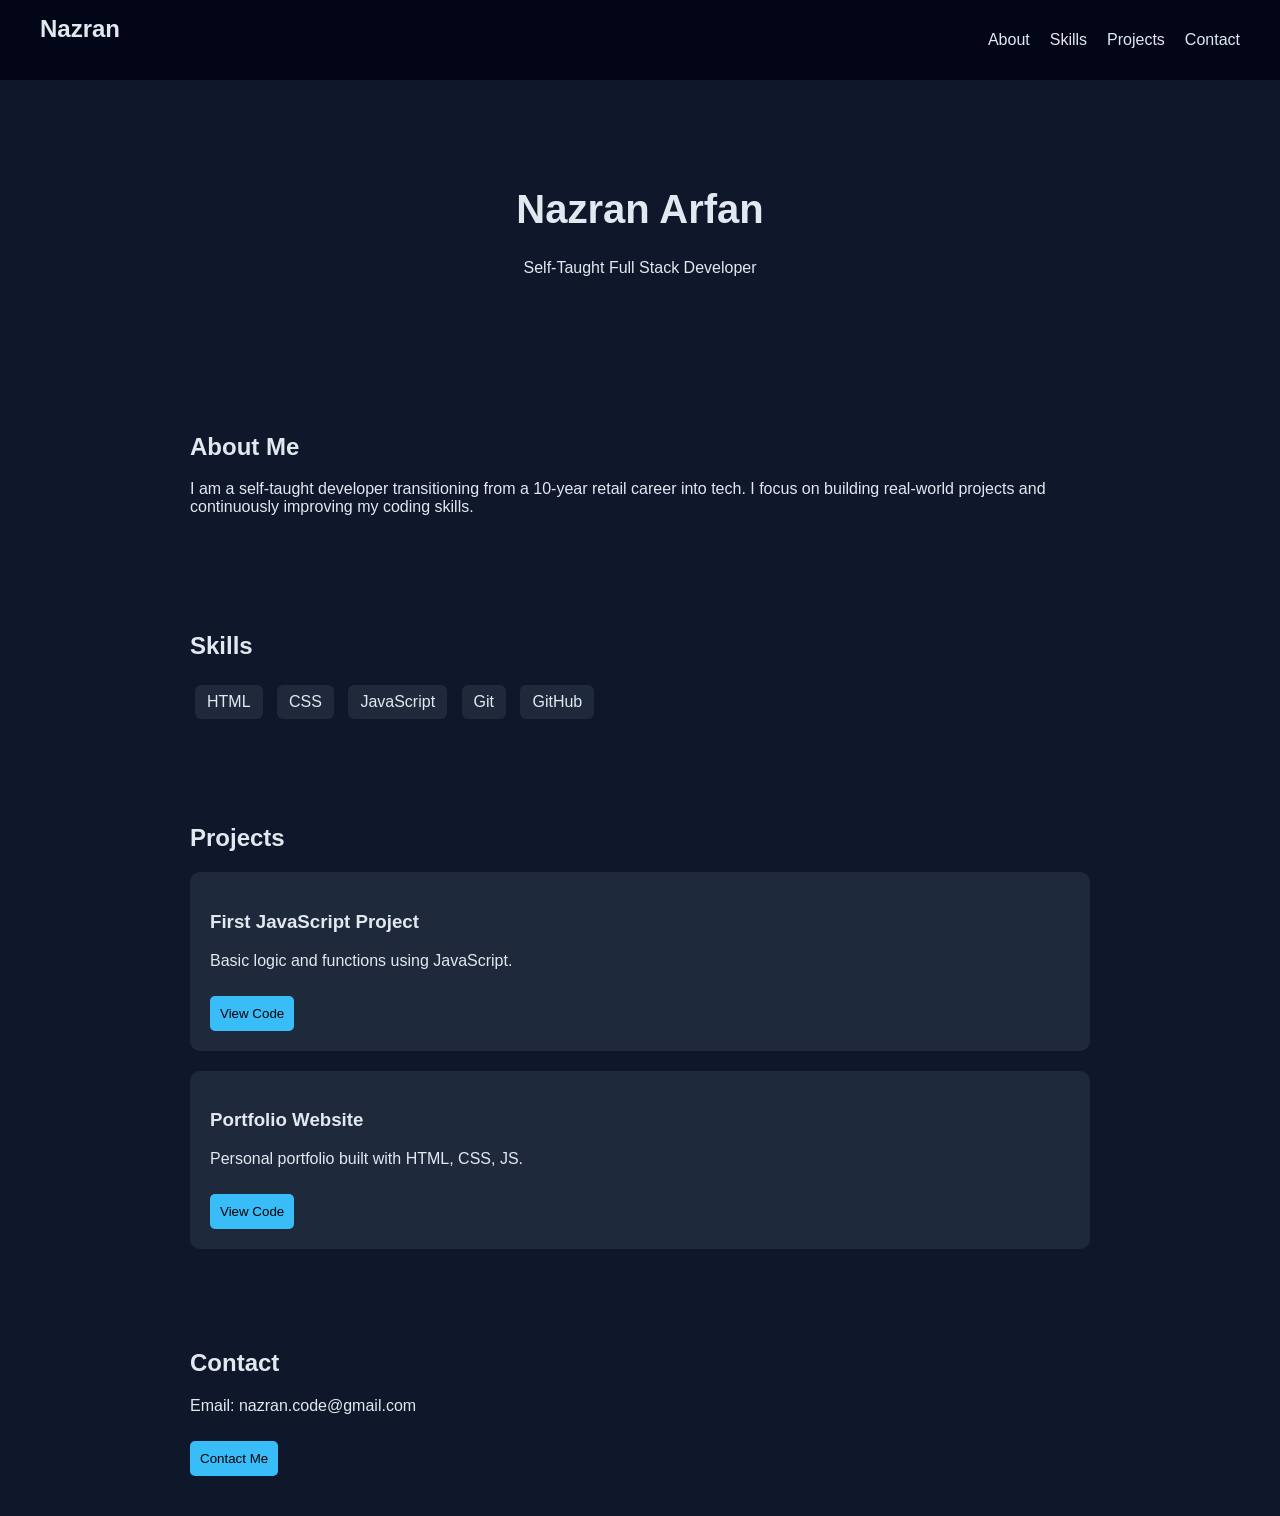
<file: index.html>
<!DOCTYPE html>
<html lang="en">
<head>
    <meta charset="UTF-8">
    <meta name="viewport" content="width=device-width, initial-scale=1.0">
    <title>Nazran Arfan Portfolio</title>
    <link rel="stylesheet" href="style.css">
</head>
<body>

    <nav>
        <h2 class="logo">Nazran</h2>
        <ul>
            <li><a href="#about">About</a></li>
            <li><a href="#skills">Skills</a></li>
            <li><a href="#projects">Projects</a></li>
            <li><a href="#contact">Contact</a></li>
        </ul>
    </nav>

    <header>
        <h1>Nazran Arfan</h1>
        <p>Self-Taught Full Stack Developer</p>
    </header>

    <section id="about">
        <h2>About Me</h2>
        <p>
            I am a self-taught developer transitioning from a 10-year retail career into tech.
            I focus on building real-world projects and continuously improving my coding skills.
        </p>
    </section>

    <section id="skills">
        <h2>Skills</h2>
        <div class="skills">
            <span>HTML</span>
            <span>CSS</span>
            <span>JavaScript</span>
            <span>Git</span>
            <span>GitHub</span>
        </div>
    </section>

    <section id="projects">
        <h2>Projects</h2>

        <div class="project-card">
            <h3>First JavaScript Project</h3>
            <p>Basic logic and functions using JavaScript.</p>
            <button onclick="openProject()">View Code</button>
        </div>

        <div class="project-card">
            <h3>Portfolio Website</h3>
            <p>Personal portfolio built with HTML, CSS, JS.</p>
            <button onclick="openProject()">View Code</button>
        </div>
    </section>

    <section id="contact">
        <h2>Contact</h2>
        <p>Email: nazran.code@gmail.com</p>
        <button onclick="contactMe()">Contact Me</button>
    </section>

    <script src="script.js"></script>

</body>
</html>
</file>
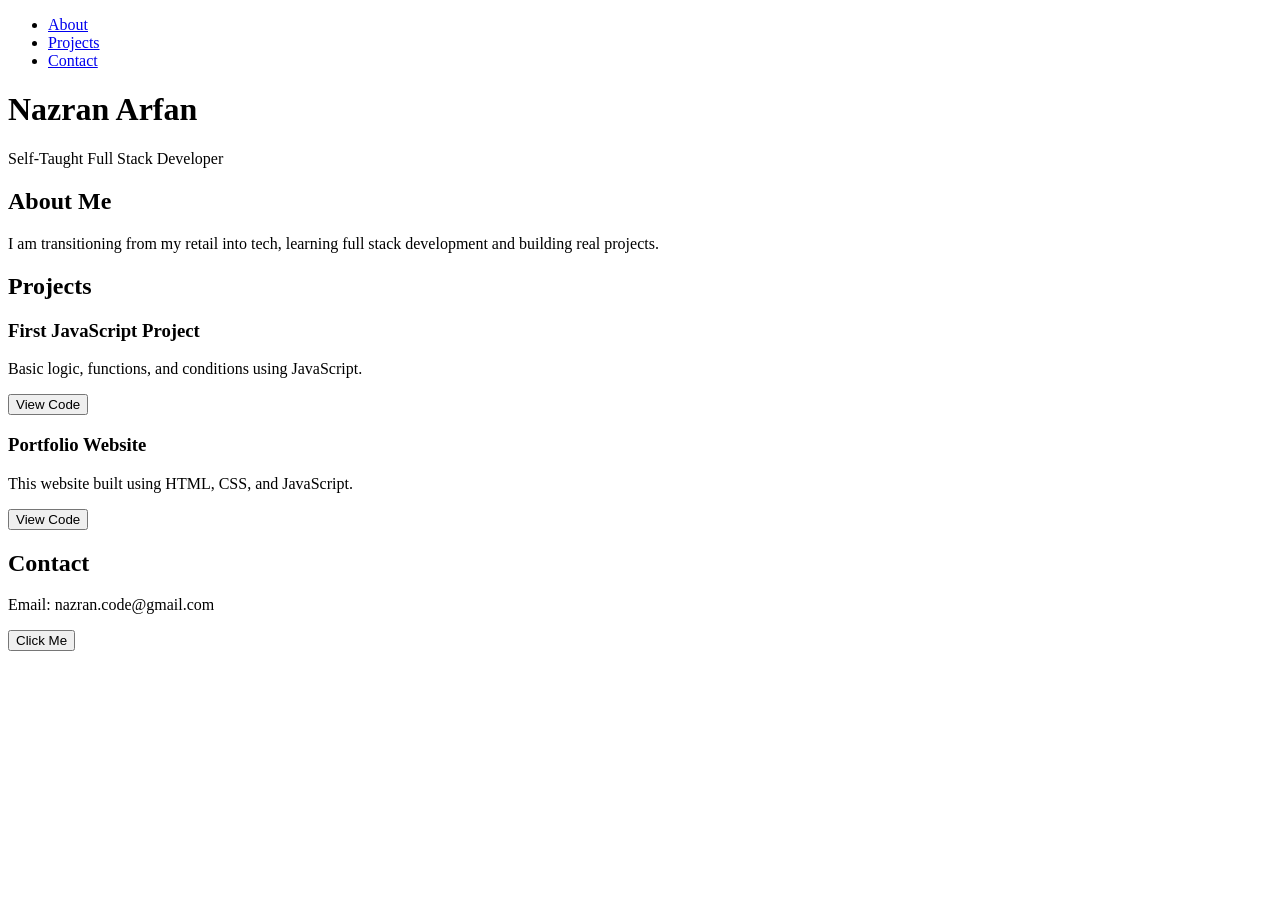
<file: home.html>
<!DOCTYPE html>
<html lang="en">
<head>
    <meta charset="UTF-8">
    <meta name="viewport" content="width=device-width, initial-scale=1.0">
    <title>Nazran Arfan Portfolio</title>
</head>
<body>

    <nav>
        <ul>
            <li><a href="#about">About</a></li>
            <li><a href="#projects">Projects</a></li>
            <li><a href="#contact">Contact</a></li>
        </ul>
    </nav>

    <header>
        <h1>Nazran Arfan</h1>
         <p>Self-Taught Full Stack Developer</p>
    </header>

    <section id="about">
        <h2>About Me</h2>
        <p>I am transitioning from my retail into tech, learning full stack development and building real projects.</p>
    </section>

    <section id="projects">
        <h2>Projects</h2>

        <div class="project-card">
            <h3>First JavaScript Project</h3>
            <p>Basic logic, functions, and conditions using JavaScript.</p>
            <button onclick="viewCode()">View Code</button>
        </div>

        <div class="project-card">
            <h3>Portfolio Website</h3>
            <p>This website built using HTML, CSS, and JavaScript.</p>
            <button onclick="viewCode()">View Code</button>
        </div>
    </section>

    <section id="contact">
        <h2>Contact</h2>
        <p>Email: nazran.code@gmail.com</p>
    </section>
    
    <button onclick="showMessage()">Click Me</button>

    <script src="script.js"></script>

</body>
</html>
</file>
<file: style.css>
body {
  font-family: Arial;
  margin: 0;
  background: #0f172a;
  color: #e2e8f0;
}

/* NAV */
nav {
  display: flex;
  justify-content: space-between;
  padding: 15px 40px;
  background: #020617;
}

.logo {
  margin: 0;
}

nav ul {
  list-style: none;
  display: flex;
}

nav ul li {
  margin-left: 20px;
}

nav ul li a {
  color: #e2e8f0;
  text-decoration: none;
}

/* HEADER */
header {
  text-align: center;
  padding: 80px 20px;
}

header h1 {
  font-size: 40px;
}

/* SECTION */
section {
  padding: 40px 20px;
  max-width: 900px;
  margin: auto;
}

/* SKILLS */
.skills span {
  background: #1e293b;
  padding: 8px 12px;
  margin: 5px;
  display: inline-block;
  border-radius: 6px;
}

/* PROJECT */
.project-card {
  background: #1e293b;
  padding: 20px;
  margin-top: 20px;
  border-radius: 10px;
  transition: 0.2s;
}

.project-card:hover {
  transform: translateY(-5px);
}

/* BUTTON */
button {
  margin-top: 10px;
  padding: 10px;
  background: #38bdf8;
  border: none;
  color: black;
  cursor: pointer;
  border-radius: 5px;
}

button:hover {
  background: #0ea5e9;
}
</file>
